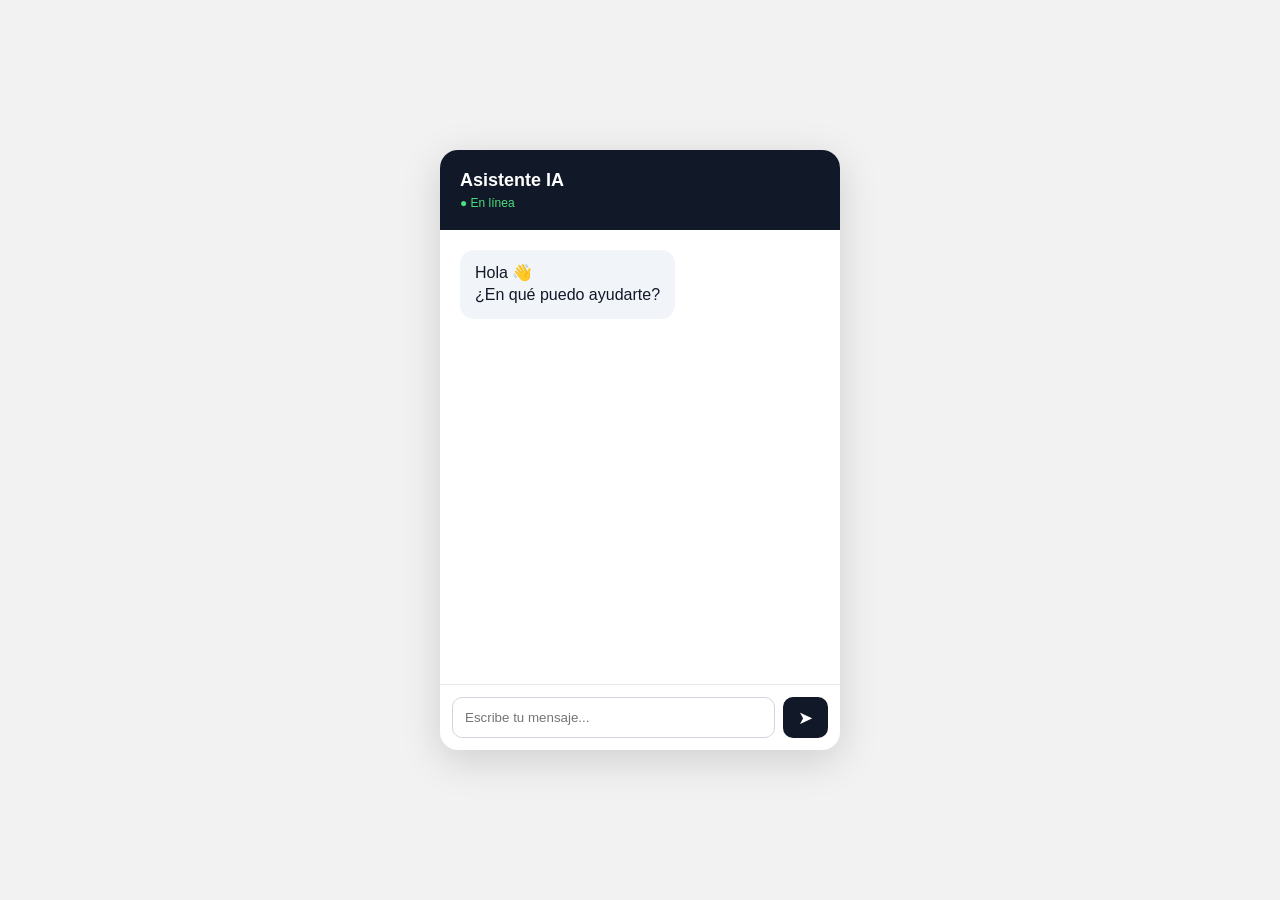
<file: frontend/index.html>
<!DOCTYPE html>
<html lang="es">

<head>

    <meta charset="UTF-8">

    <meta
        name="viewport"
        content="width=device-width, initial-scale=1.0"
    >

    <title>Asistente IA</title>

    <link
        rel="stylesheet"
        href="style.css"
    >

</head>

<body>

    <div class="chat-container">

        <div class="chat-header">

            <div>
                <strong>Asistente IA</strong>

                <span>
                    ● En línea
                </span>
            </div>

        </div>


        <div
            id="messages"
            class="messages"
        >

            <div class="message assistant">

                Hola 👋

                <br>

                ¿En qué puedo ayudarte?

            </div>

        </div>


        <div class="chat-input">

            <input
                id="messageInput"
                type="text"
                placeholder="Escribe tu mensaje..."
                autocomplete="off"
            >

            <button
                id="sendButton"
            >
                ➤
            </button>

        </div>

    </div>


    <script src="app.js"></script>

</body>

</html>
</file>
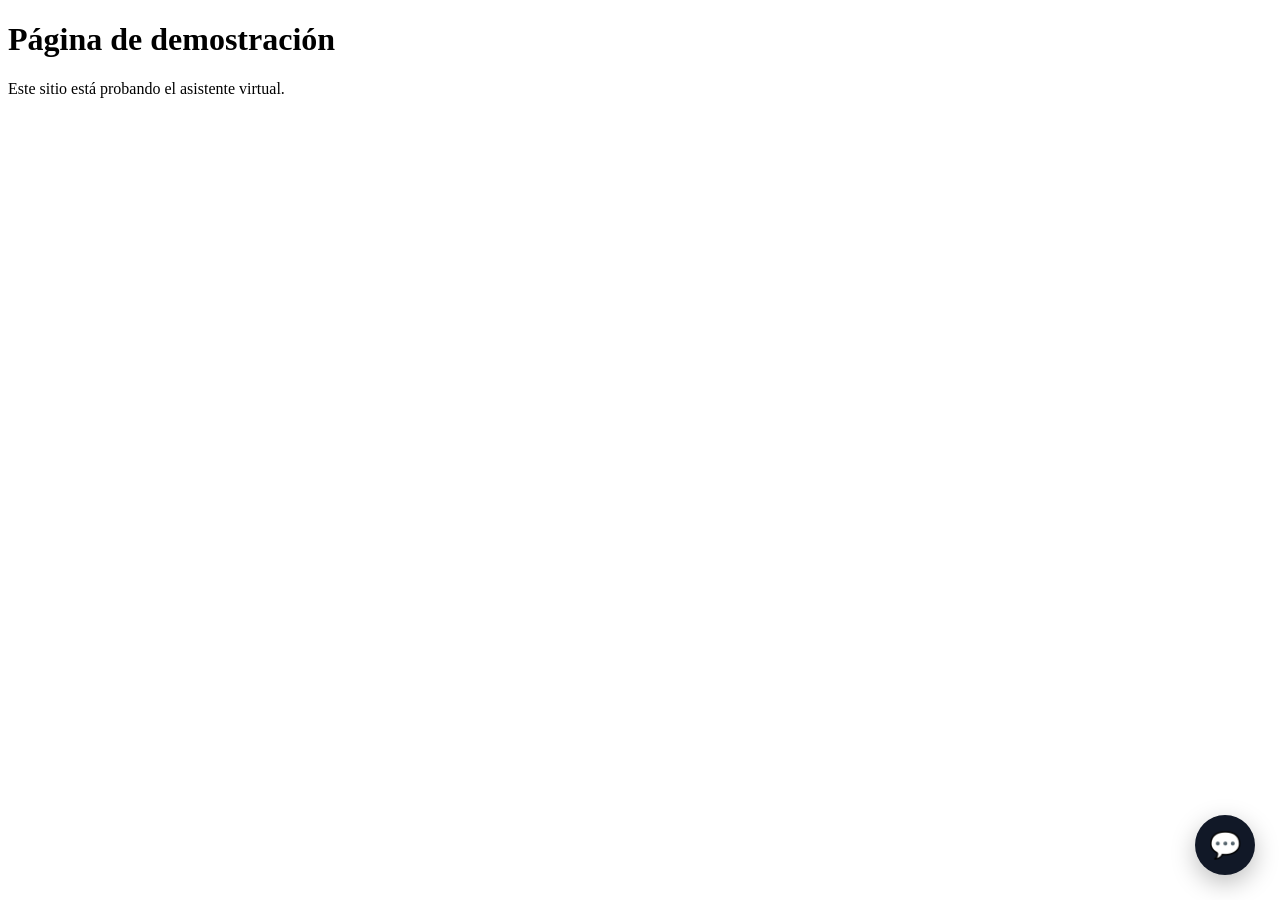
<file: widget/index.html>
<!DOCTYPE html>
<html lang="es">

<head>

    <meta charset="UTF-8">

    <meta
        name="viewport"
        content="width=device-width, initial-scale=1.0"
    >

    <title>Demo AI Business Assistant</title>

</head>

<body>

    <h1>
        Página de demostración
    </h1>

    <p>
        Este sitio está probando el asistente virtual.
    </p>


    <script
        src="widget.js"
        data-api-key="zb_live_sD-e35-LtQ8fayR4dKgxxVE73uMFRZpJNZE8G-A2zVM"
        data-api-url="http://127.0.0.1:8000"
        data-bot-name="Asistente Zelekpress"
        data-color="#111827"
    ></script>

</body>

</html>
</file>
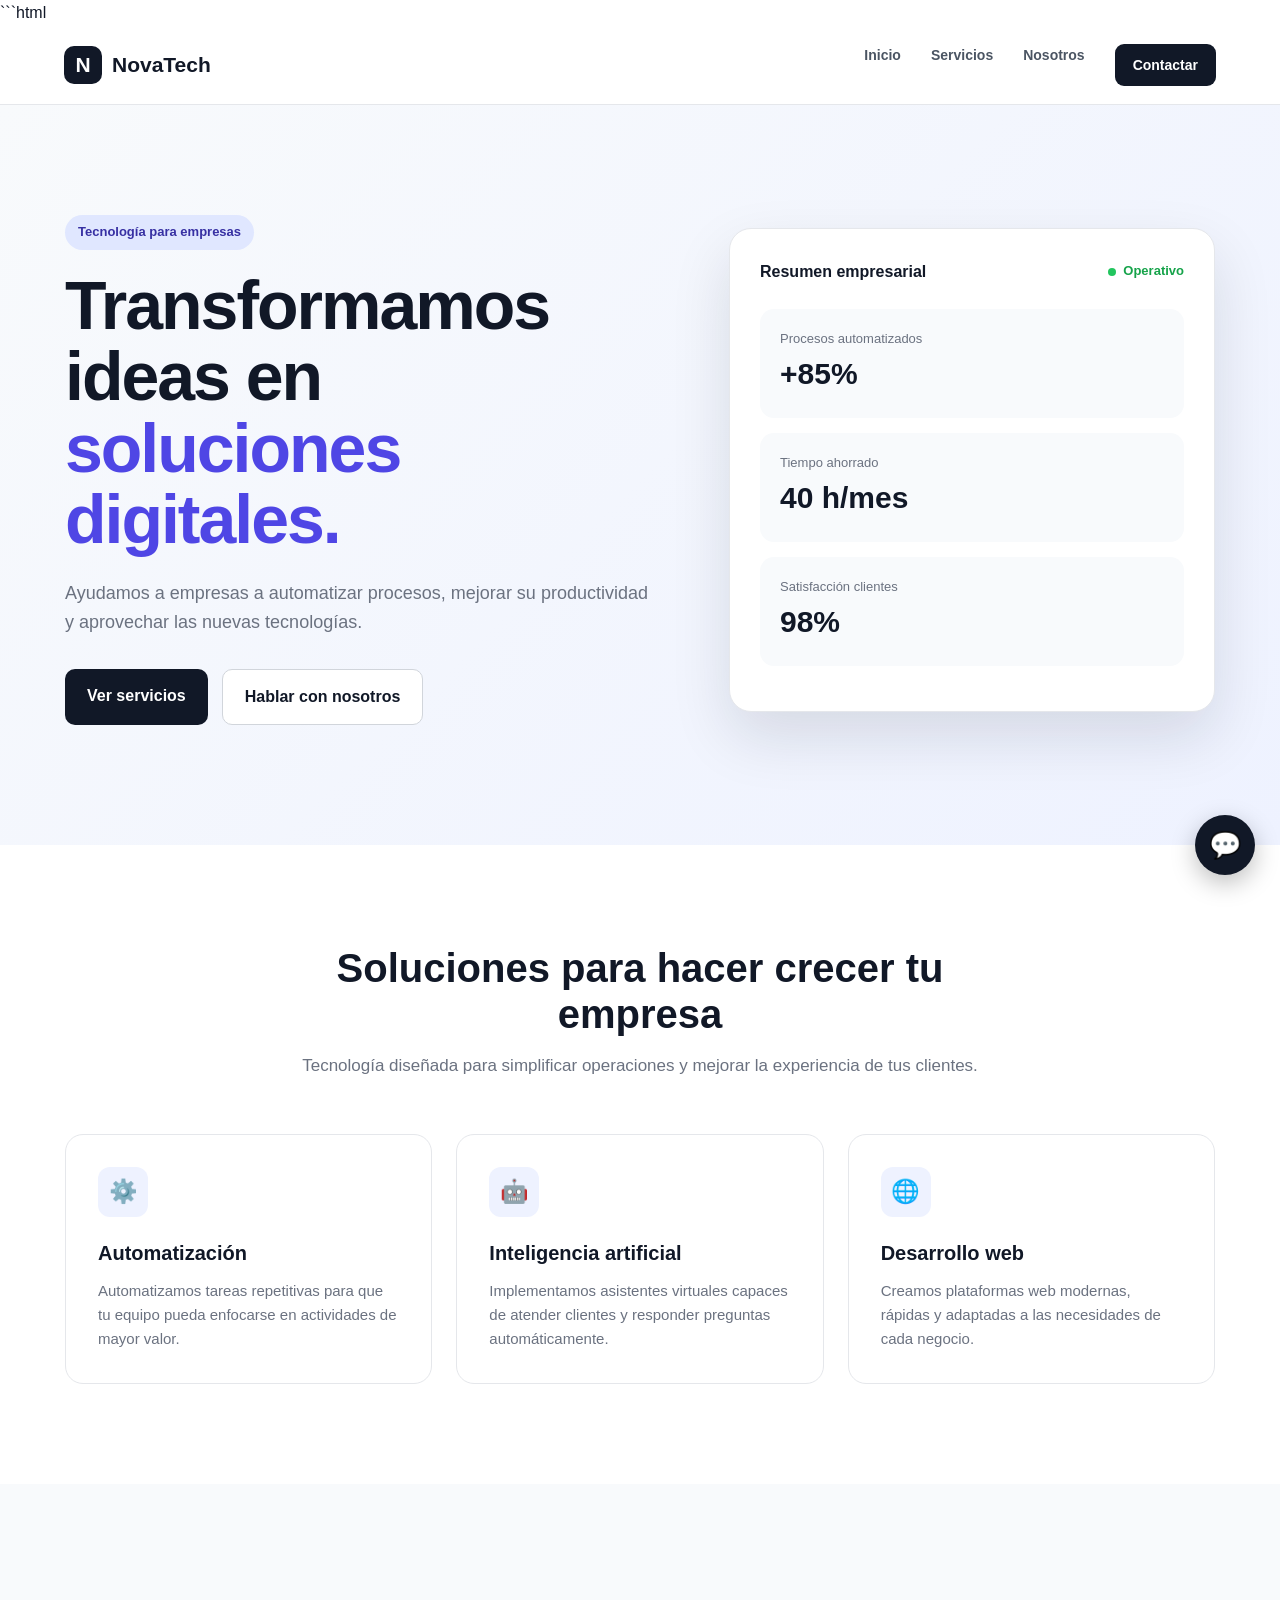
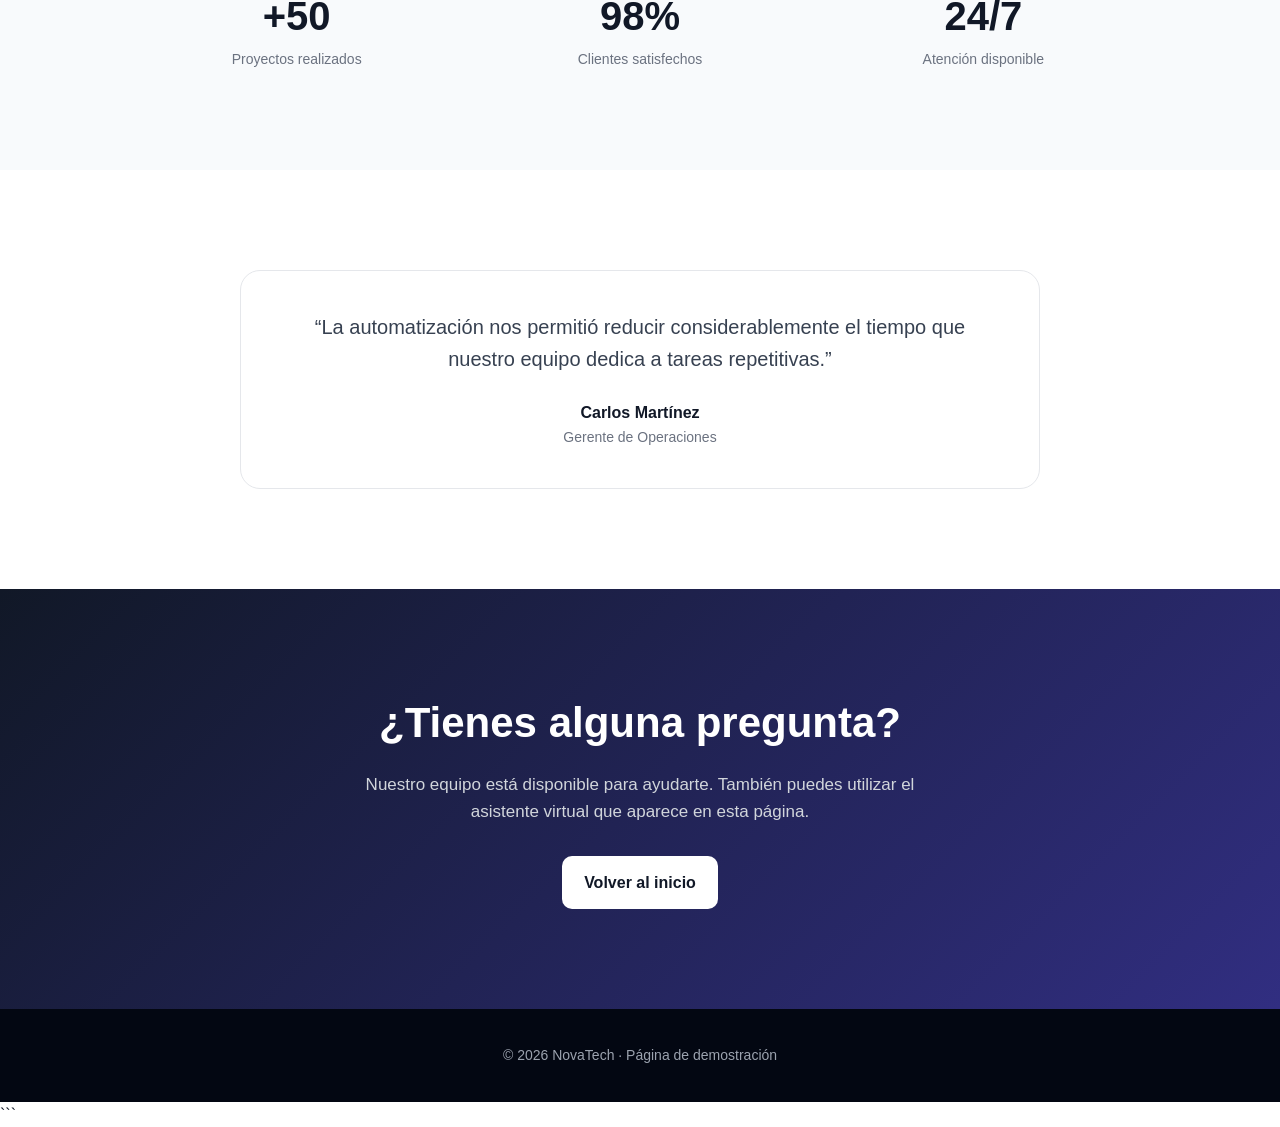
<file: widget/widget-test/index.html>
```html
<!DOCTYPE html>
<html lang="es">

<head>

    <meta charset="UTF-8">

    <meta
        name="viewport"
        content="width=device-width, initial-scale=1.0"
    >

    <meta
        name="description"
        content="Página demo para probar AI Business Assistant"
    >

    <title>NovaTech | Soluciones Digitales</title>

    <link
        rel="stylesheet"
        href="../style.css"
    >

    <style>

        * {
            box-sizing: border-box;
            margin: 0;
            padding: 0;
        }

        html {
            scroll-behavior: smooth;
        }

        body {
            font-family:
                Inter,
                Arial,
                Helvetica,
                sans-serif;

            color: #111827;
            background: #ffffff;
            line-height: 1.6;
        }


        /* =========================================
           HEADER
        ========================================= */

        header {
            position: sticky;
            top: 0;
            z-index: 100;

            background: rgba(255,255,255,.95);

            backdrop-filter: blur(12px);

            border-bottom:
                1px solid #e5e7eb;
        }


        .navbar {

            max-width: 1200px;

            margin: auto;

            padding:
                18px 24px;

            display: flex;

            align-items: center;

            justify-content: space-between;
        }


        .logo {

            display: flex;

            align-items: center;

            gap: 10px;

            font-size: 21px;

            font-weight: 800;

            color: #111827;
        }


        .logo-icon {

            width: 38px;
            height: 38px;

            display: flex;

            align-items: center;

            justify-content: center;

            border-radius: 10px;

            background: #111827;

            color: white;

            font-weight: 800;
        }


        nav {

            display: flex;

            gap: 30px;
        }


        nav a {

            text-decoration: none;

            color: #4b5563;

            font-size: 14px;

            font-weight: 600;

            transition: .2s;
        }


        nav a:hover {
            color: #111827;
        }


        .nav-button {

            padding:
                10px 18px;

            border-radius: 9px;

            background: #111827;

            color: white !important;
        }


        /* =========================================
           HERO
        ========================================= */

        .hero {

            position: relative;

            overflow: hidden;

            padding:
                110px 24px
                120px;

            background:
                linear-gradient(
                    135deg,
                    #f8fafc,
                    #eef2ff
                );
        }


        .hero-container {

            max-width: 1150px;

            margin: auto;

            display: grid;

            grid-template-columns:
                1.1fr
                .9fr;

            gap: 70px;

            align-items: center;
        }


        .badge {

            display: inline-block;

            padding:
                7px 13px;

            margin-bottom: 20px;

            border-radius: 999px;

            background: #e0e7ff;

            color: #3730a3;

            font-size: 13px;

            font-weight: 700;
        }


        .hero h1 {

            font-size:
                clamp(
                    42px,
                    6vw,
                    68px
                );

            line-height: 1.05;

            letter-spacing: -2px;

            margin-bottom: 24px;
        }


        .hero h1 span {
            color: #4f46e5;
        }


        .hero p {

            max-width: 600px;

            color: #6b7280;

            font-size: 18px;

            margin-bottom: 32px;
        }


        .hero-buttons {

            display: flex;

            gap: 14px;

            flex-wrap: wrap;
        }


        .button {

            display: inline-block;

            padding:
                14px 22px;

            border-radius: 10px;

            text-decoration: none;

            font-weight: 700;

            transition: .2s;
        }


        .button-primary {

            background: #111827;

            color: white;
        }


        .button-primary:hover {

            transform:
                translateY(-2px);

            box-shadow:
                0 10px 25px
                rgba(0,0,0,.15);
        }


        .button-secondary {

            border:
                1px solid #d1d5db;

            background: white;

            color: #111827;
        }


        /* =========================================
           HERO CARD
        ========================================= */

        .hero-card {

            padding: 30px;

            border-radius: 22px;

            background: white;

            border:
                1px solid #e5e7eb;

            box-shadow:
                0 25px 60px
                rgba(15,23,42,.12);
        }


        .hero-card-header {

            display: flex;

            align-items: center;

            justify-content: space-between;

            margin-bottom: 25px;
        }


        .status {

            display: flex;

            align-items: center;

            gap: 7px;

            color: #16a34a;

            font-size: 13px;

            font-weight: 700;
        }


        .status-dot {

            width: 8px;
            height: 8px;

            border-radius: 50%;

            background: #22c55e;
        }


        .metric {

            padding: 20px;

            margin-bottom: 15px;

            border-radius: 14px;

            background: #f8fafc;
        }


        .metric-label {

            color: #6b7280;

            font-size: 13px;
        }


        .metric-value {

            font-size: 30px;

            font-weight: 800;
        }


        /* =========================================
           SERVICES
        ========================================= */

        .section {

            padding:
                100px 24px;
        }


        .section-light {
            background: #ffffff;
        }


        .section-gray {
            background: #f8fafc;
        }


        .section-header {

            max-width: 700px;

            margin:
                0 auto 55px;

            text-align: center;
        }


        .section-header h2 {

            font-size: 40px;

            line-height: 1.15;

            margin-bottom: 15px;
        }


        .section-header p {

            color: #6b7280;

            font-size: 17px;
        }


        .cards {

            max-width: 1150px;

            margin: auto;

            display: grid;

            grid-template-columns:
                repeat(
                    3,
                    1fr
                );

            gap: 24px;
        }


        .card {

            padding: 32px;

            border:
                1px solid #e5e7eb;

            border-radius: 18px;

            background: white;

            transition: .25s;
        }


        .card:hover {

            transform:
                translateY(-5px);

            box-shadow:
                0 15px 35px
                rgba(0,0,0,.08);
        }


        .card-icon {

            width: 50px;
            height: 50px;

            display: flex;

            align-items: center;

            justify-content: center;

            margin-bottom: 20px;

            border-radius: 12px;

            background: #eef2ff;

            font-size: 23px;
        }


        .card h3 {

            font-size: 20px;

            margin-bottom: 10px;
        }


        .card p {

            color: #6b7280;

            font-size: 15px;
        }


        /* =========================================
           STATS
        ========================================= */

        .stats {

            max-width: 1000px;

            margin: auto;

            display: grid;

            grid-template-columns:
                repeat(3, 1fr);

            text-align: center;

            gap: 30px;
        }


        .stat strong {

            display: block;

            font-size: 40px;

            font-weight: 800;
        }


        .stat span {

            color: #6b7280;

            font-size: 14px;
        }


        /* =========================================
           TESTIMONIOS
        ========================================= */

        .testimonial {

            max-width: 800px;

            margin: auto;

            padding: 40px;

            background: white;

            border:
                1px solid #e5e7eb;

            border-radius: 20px;

            text-align: center;
        }


        .testimonial p {

            font-size: 20px;

            color: #374151;

            margin-bottom: 25px;
        }


        .testimonial strong {

            display: block;
        }


        .testimonial span {

            color: #6b7280;

            font-size: 14px;
        }


        /* =========================================
           CTA
        ========================================= */

        .cta {

            padding:
                100px 24px;

            background:
                linear-gradient(
                    135deg,
                    #111827,
                    #312e81
                );

            color: white;

            text-align: center;
        }


        .cta h2 {

            font-size: 42px;

            margin-bottom: 15px;
        }


        .cta p {

            max-width: 600px;

            margin:
                0 auto 30px;

            color: #d1d5db;

            font-size: 17px;
        }


        .cta .button {

            background: white;

            color: #111827;
        }


        /* =========================================
           FOOTER
        ========================================= */

        footer {

            padding:
                35px 24px;

            background: #030712;

            color: #9ca3af;

            text-align: center;

            font-size: 14px;
        }


        /* =========================================
           RESPONSIVE
        ========================================= */

        @media (max-width: 850px) {

            nav {
                display: none;
            }


            .hero-container {

                grid-template-columns: 1fr;

                gap: 45px;
            }


            .hero {

                padding-top: 80px;
            }


            .cards {

                grid-template-columns: 1fr;
            }


            .stats {

                grid-template-columns: 1fr;
            }


            .section-header h2 {

                font-size: 32px;
            }


            .cta h2 {

                font-size: 34px;
            }

        }

    </style>

</head>


<body>


<!-- =========================================
     HEADER
========================================= -->

<header>

    <div class="navbar">

        <div class="logo">

            <div class="logo-icon">
                N
            </div>

            NovaTech

        </div>


        <nav>

            <a href="#inicio">
                Inicio
            </a>

            <a href="#servicios">
                Servicios
            </a>

            <a href="#nosotros">
                Nosotros
            </a>

            <a href="#contacto"
               class="nav-button">
                Contactar
            </a>

        </nav>

    </div>

</header>


<!-- =========================================
     HERO
========================================= -->

<section
    class="hero"
    id="inicio"
>

    <div class="hero-container">


        <div>

            <span class="badge">
                Tecnología para empresas
            </span>


            <h1>

                Transformamos ideas
                en <span>soluciones digitales.</span>

            </h1>


            <p>

                Ayudamos a empresas a automatizar
                procesos, mejorar su productividad
                y aprovechar las nuevas tecnologías.

            </p>


            <div class="hero-buttons">

                <a
                    href="#servicios"
                    class="button button-primary"
                >
                    Ver servicios
                </a>


                <a
                    href="#contacto"
                    class="button button-secondary"
                >
                    Hablar con nosotros
                </a>

            </div>

        </div>


        <div class="hero-card">

            <div class="hero-card-header">

                <strong>
                    Resumen empresarial
                </strong>

                <div class="status">

                    <span class="status-dot"></span>

                    Operativo

                </div>

            </div>


            <div class="metric">

                <div class="metric-label">
                    Procesos automatizados
                </div>

                <div class="metric-value">
                    +85%
                </div>

            </div>


            <div class="metric">

                <div class="metric-label">
                    Tiempo ahorrado
                </div>

                <div class="metric-value">
                    40 h/mes
                </div>

            </div>


            <div class="metric">

                <div class="metric-label">
                    Satisfacción clientes
                </div>

                <div class="metric-value">
                    98%
                </div>

            </div>

        </div>

    </div>

</section>


<!-- =========================================
     SERVICIOS
========================================= -->

<section
    class="section section-light"
    id="servicios"
>

    <div class="section-header">

        <h2>
            Soluciones para hacer crecer tu empresa
        </h2>

        <p>
            Tecnología diseñada para simplificar
            operaciones y mejorar la experiencia
            de tus clientes.
        </p>

    </div>


    <div class="cards">


        <div class="card">

            <div class="card-icon">
                ⚙️
            </div>

            <h3>
                Automatización
            </h3>

            <p>
                Automatizamos tareas repetitivas
                para que tu equipo pueda enfocarse
                en actividades de mayor valor.
            </p>

        </div>


        <div class="card">

            <div class="card-icon">
                🤖
            </div>

            <h3>
                Inteligencia artificial
            </h3>

            <p>
                Implementamos asistentes virtuales
                capaces de atender clientes y
                responder preguntas automáticamente.
            </p>

        </div>


        <div class="card">

            <div class="card-icon">
                🌐
            </div>

            <h3>
                Desarrollo web
            </h3>

            <p>
                Creamos plataformas web modernas,
                rápidas y adaptadas a las necesidades
                de cada negocio.
            </p>

        </div>


    </div>

</section>


<!-- =========================================
     ESTADÍSTICAS
========================================= -->

<section
    class="section section-gray"
    id="nosotros"
>

    <div class="stats">


        <div class="stat">

            <strong>
                +50
            </strong>

            <span>
                Proyectos realizados
            </span>

        </div>


        <div class="stat">

            <strong>
                98%
            </strong>

            <span>
                Clientes satisfechos
            </span>

        </div>


        <div class="stat">

            <strong>
                24/7
            </strong>

            <span>
                Atención disponible
            </span>

        </div>


    </div>

</section>


<!-- =========================================
     TESTIMONIO
========================================= -->

<section class="section section-light">

    <div class="testimonial">

        <p>
            “La automatización nos permitió reducir
            considerablemente el tiempo que nuestro
            equipo dedica a tareas repetitivas.”
        </p>


        <strong>
            Carlos Martínez
        </strong>


        <span>
            Gerente de Operaciones
        </span>

    </div>

</section>


<!-- =========================================
     CTA
========================================= -->

<section
    class="cta"
    id="contacto"
>

    <h2>
        ¿Tienes alguna pregunta?
    </h2>


    <p>
        Nuestro equipo está disponible para
        ayudarte. También puedes utilizar el
        asistente virtual que aparece en esta página.
    </p>


    <a
        href="#inicio"
        class="button"
    >
        Volver al inicio
    </a>

</section>


<!-- =========================================
     FOOTER
========================================= -->

<footer>

    © 2026 NovaTech · Página de demostración

</footer>


<!-- =========================================
     AI BUSINESS ASSISTANT
========================================= -->

<div id="ai-business-assistant"></div>


<script
    src="../widget.js"
    data-api-key="zb_live_sD-e35-LtQ8fayR4dKgxxVE73uMFRZpJNZE8G-A2zVM"
    data-api-url="http://127.0.0.1:8000"
    data-bot-name="Asistente NovaTech"
    data-color="#111827"
></script>


</body>

</html>
```
</file>
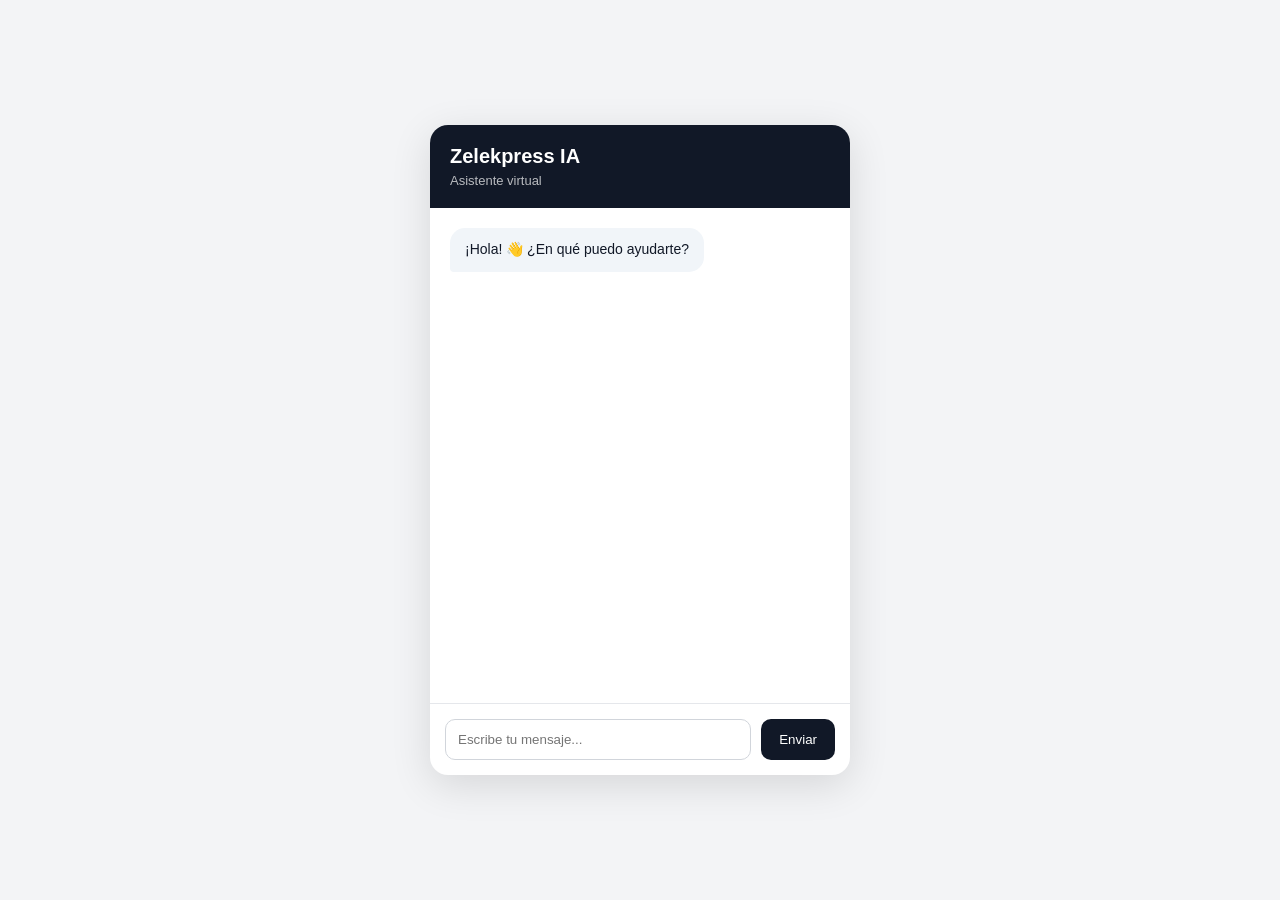
<file: frontend/chat.html>
<!DOCTYPE html>
<html lang="es">

<head>

    <meta charset="UTF-8">

    <meta
        name="viewport"
        content="width=device-width, initial-scale=1.0"
    >

    <title>Asistente IA</title>

    <style>

        * {
            box-sizing: border-box;
        }

        body {
            margin: 0;
            font-family: Arial, sans-serif;
            background: #f3f4f6;
            display: flex;
            justify-content: center;
            align-items: center;
            min-height: 100vh;
        }

        .chat-container {
            width: 420px;
            max-width: 95%;
            height: 650px;
            background: white;
            border-radius: 18px;
            box-shadow: 0 10px 40px rgba(0,0,0,.12);
            display: flex;
            flex-direction: column;
            overflow: hidden;
        }

        .chat-header {
            background: #111827;
            color: white;
            padding: 20px;
        }

        .chat-header h2 {
            margin: 0;
            font-size: 20px;
        }

        .chat-header p {
            margin: 5px 0 0;
            font-size: 13px;
            opacity: .7;
        }

        .messages {
            flex: 1;
            padding: 20px;
            overflow-y: auto;
        }

        .message {
            margin-bottom: 14px;
            display: flex;
        }

        .message.user {
            justify-content: flex-end;
        }

        .message.assistant {
            justify-content: flex-start;
        }

        .bubble {
            max-width: 80%;
            padding: 12px 15px;
            border-radius: 15px;
            line-height: 1.4;
            font-size: 14px;
        }

        .user .bubble {
            background: #111827;
            color: white;
            border-bottom-right-radius: 4px;
        }

        .assistant .bubble {
            background: #f1f5f9;
            color: #111827;
            border-bottom-left-radius: 4px;
        }

        .chat-input {
            display: flex;
            padding: 15px;
            border-top: 1px solid #e5e7eb;
            gap: 10px;
        }

        .chat-input input {
            flex: 1;
            border: 1px solid #d1d5db;
            border-radius: 10px;
            padding: 12px;
            outline: none;
        }

        .chat-input button {
            border: none;
            background: #111827;
            color: white;
            padding: 0 18px;
            border-radius: 10px;
            cursor: pointer;
        }

        .chat-input button:disabled {
            opacity: .5;
            cursor: not-allowed;
        }

        .typing {
            font-size: 13px;
            color: #6b7280;
            padding: 5px 0;
        }

    </style>

</head>

<body>

    <div class="chat-container">

        <div class="chat-header">

            <h2>Zelekpress IA</h2>

            <p>
                Asistente virtual
            </p>

        </div>


        <div
            id="messages"
            class="messages"
        >

            <div class="message assistant">

                <div class="bubble">

                    ¡Hola! 👋
                    ¿En qué puedo ayudarte?

                </div>

            </div>

        </div>


        <div class="chat-input">

            <input
                id="messageInput"
                type="text"
                placeholder="Escribe tu mensaje..."
                autocomplete="off"
            >

            <button id="sendButton">
                Enviar
            </button>

        </div>

    </div>


    <script>

        const API_URL =
            "http://127.0.0.1:8000";

        const COMPANY_ID = 1;


        const messages =
            document.getElementById(
                "messages"
            );

        const messageInput =
            document.getElementById(
                "messageInput"
            );

        const sendButton =
            document.getElementById(
                "sendButton"
            );


        let conversationId = null;


        function addMessage(
            text,
            type
        ) {

            const message =
                document.createElement(
                    "div"
                );

            message.className =
                `message ${type}`;


            const bubble =
                document.createElement(
                    "div"
                );

            bubble.className =
                "bubble";

            bubble.textContent =
                text;


            message.appendChild(
                bubble
            );


            messages.appendChild(
                message
            );


            messages.scrollTop =
                messages.scrollHeight;

        }


        async function sendMessage() {

            const text =
                messageInput.value.trim();


            if (!text) {
                return;
            }


            addMessage(
                text,
                "user"
            );


            messageInput.value = "";


            sendButton.disabled =
                true;


            const typing =
                document.createElement(
                    "div"
                );

            typing.className =
                "typing";

            typing.textContent =
                "La IA está escribiendo...";


            messages.appendChild(
                typing
            );


            messages.scrollTop =
                messages.scrollHeight;


            try {

                const response =
                    await fetch(
                        `${API_URL}/chat`,
                        {
                            method: "POST",

                            headers: {
                                "Content-Type":
                                    "application/json"
                            },

                            body:
                                JSON.stringify({

                                    company_id:
                                        COMPANY_ID,

                                    message:
                                        text,

                                    conversation_id:
                                        conversationId

                                })
                        }
                    );


                const data =
                    await response.json();


                typing.remove();


                if (!response.ok) {

                    throw new Error(
                        data.detail ||
                        data.error ||
                        "Error en la IA"
                    );

                }


                conversationId =
                    data.conversation_id;


                addMessage(
                    data.response,
                    "assistant"
                );


            } catch (error) {

                typing.remove();


                console.error(
                    error
                );


                addMessage(
                    "Lo siento, ocurrió un error al procesar tu mensaje.",
                    "assistant"
                );

            } finally {

                sendButton.disabled =
                    false;

                messageInput.focus();

            }

        }


        sendButton.addEventListener(
            "click",
            sendMessage
        );


        messageInput.addEventListener(
            "keydown",
            event => {

                if (
                    event.key === "Enter"
                ) {

                    sendMessage();

                }

            }
        );

    </script>

</body>

</html>
</file>
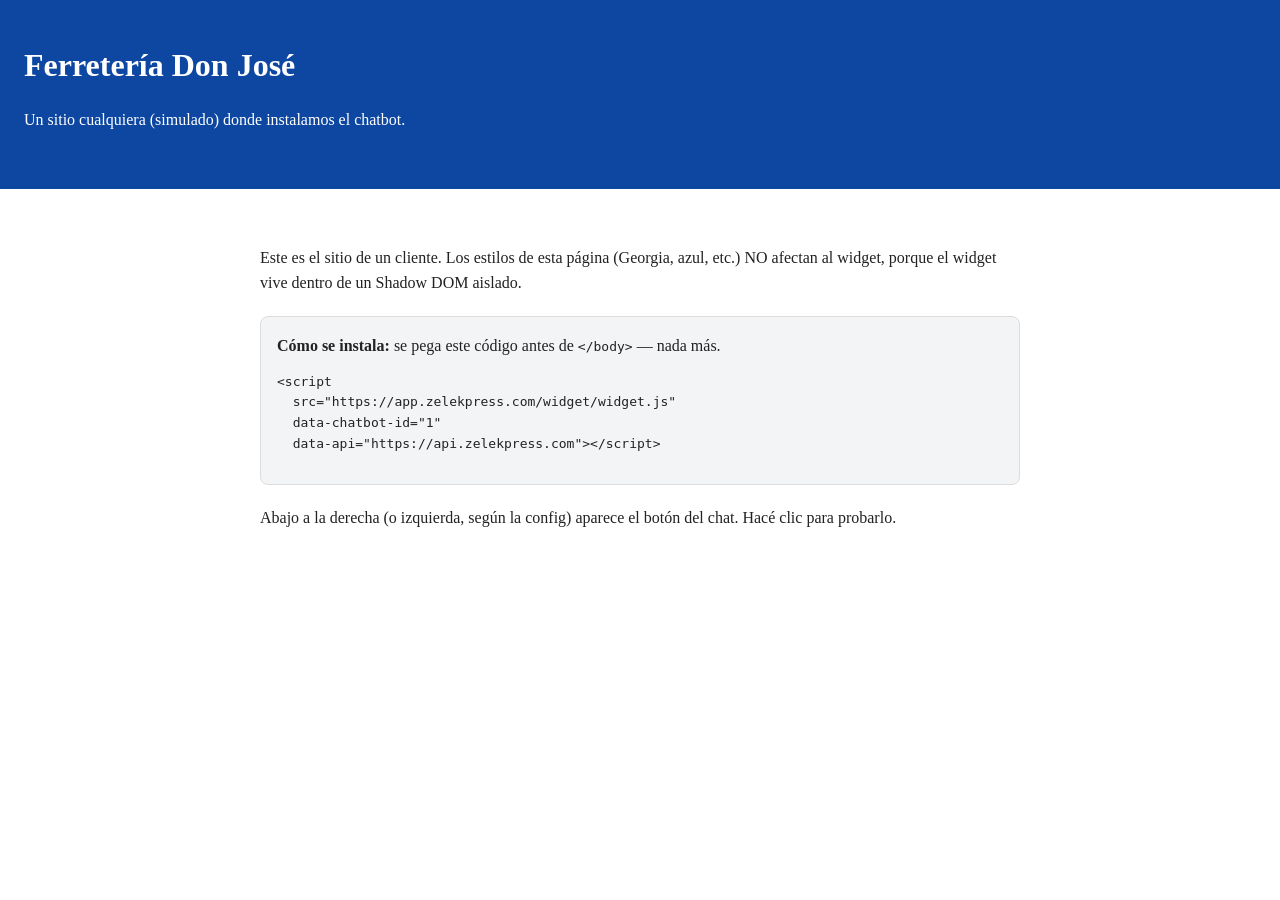
<file: zelekpress-chatbot/widget/demo.html>
<!DOCTYPE html>
<html lang="es">
<head>
<meta charset="UTF-8">
<meta name="viewport" content="width=device-width, initial-scale=1">
<title>Sitio de prueba — Zelekpress Widget</title>
<style>
  body{font-family:Georgia,serif;margin:0;color:#222;line-height:1.6;}
  header{background:#0d47a1;color:#fff;padding:40px 24px;}
  main{max-width:760px;margin:0 auto;padding:40px 24px;}
  h1{margin:0;}
  .box{background:#f3f4f6;border:1px solid #ddd;border-radius:8px;padding:16px;margin:20px 0;}
</style>
</head>
<body>
  <header>
    <h1>Ferretería Don José</h1>
    <p>Un sitio cualquiera (simulado) donde instalamos el chatbot.</p>
  </header>
  <main>
    <p>Este es el sitio de un cliente. Los estilos de esta página (Georgia,
    azul, etc.) NO afectan al widget, porque el widget vive dentro de un
    Shadow DOM aislado.</p>

    <div class="box">
      <strong>Cómo se instala:</strong> se pega este código antes de
      <code>&lt;/body&gt;</code> — nada más.
      <pre>&lt;script
  src="https://app.zelekpress.com/widget/widget.js"
  data-chatbot-id="1"
  data-api="https://api.zelekpress.com"&gt;&lt;/script&gt;</pre>
    </div>

    <p>Abajo a la derecha (o izquierda, según la config) aparece el botón
    del chat. Hacé clic para probarlo.</p>
  </main>

  <!-- ================= WIDGET =================
       Para probar en local, apuntá data-api a tu backend (ej:
       http://localhost:8000) y data-chatbot-id al id de tu chatbot. -->
  <script
    src="http://localhost:8000/widget/widget.js"
    data-chatbot-id="1"
    data-api="http://localhost:8000"></script>
</body>
</html>
</file>
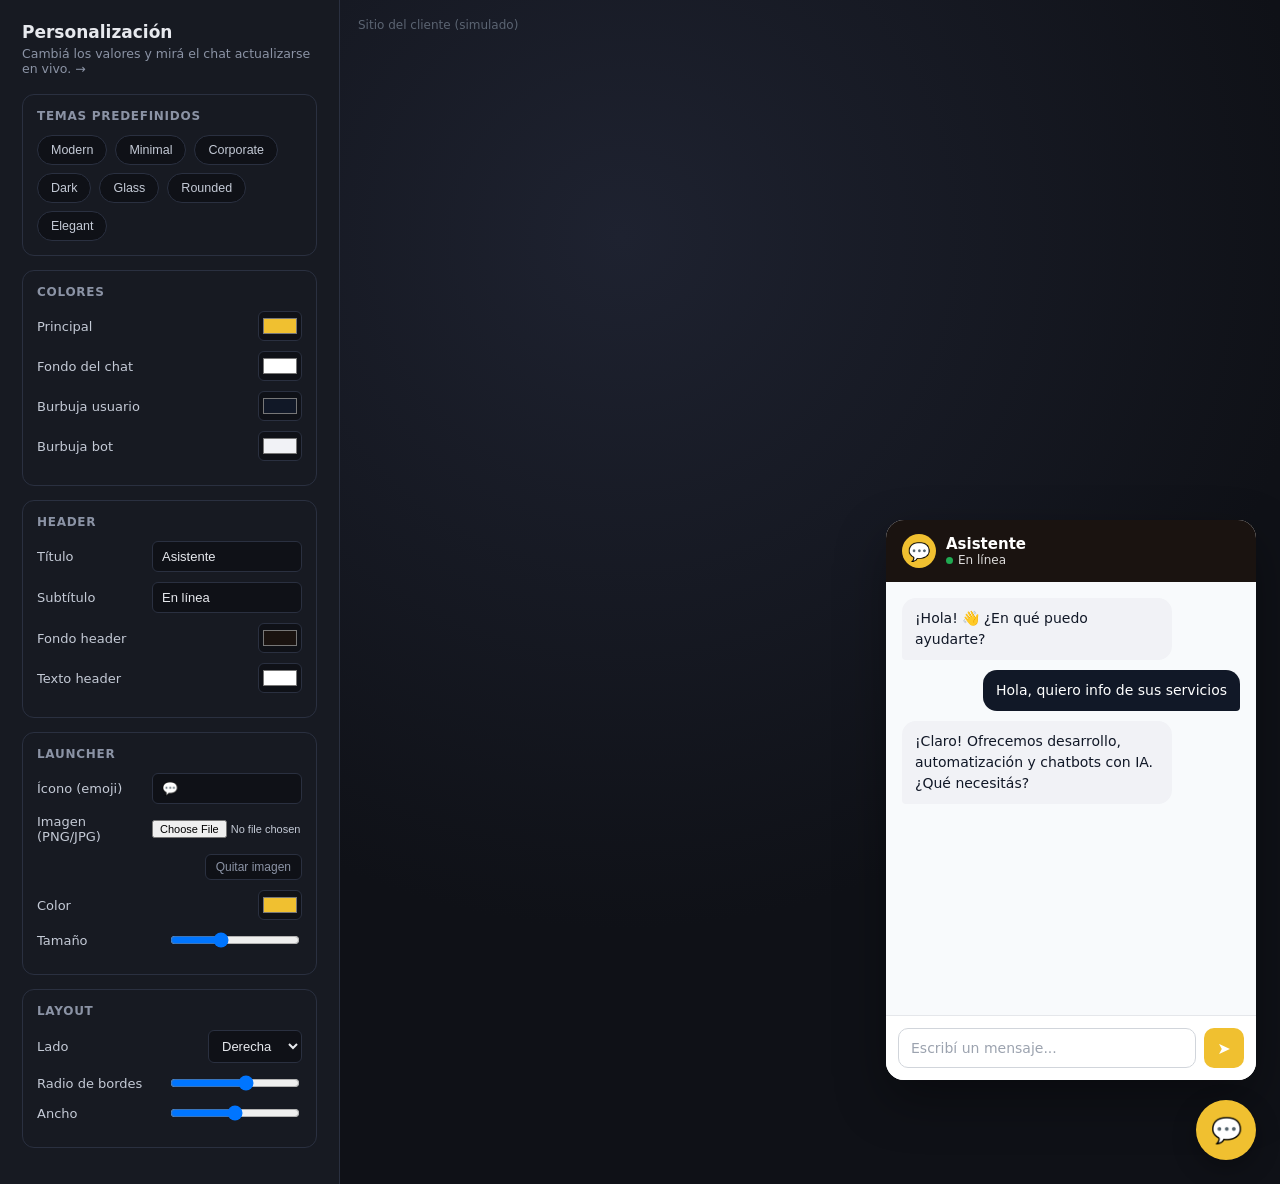
<file: zelekpress-chatbot/widget/preview.html>
<!DOCTYPE html>
<html lang="es">
<head>
<meta charset="UTF-8">
<meta name="viewport" content="width=device-width, initial-scale=1">
<title>Preview del chatbot — Zelekpress</title>
<style>
  :root{ --gap:16px; }
  *{box-sizing:border-box;}
  body{margin:0;font-family:Inter,system-ui,Arial,sans-serif;background:#0f1117;color:#e7e9ee;}
  .wrap{display:grid;grid-template-columns:340px 1fr;min-height:100vh;}
  /* Panel de controles */
  .controls{background:#171a22;border-right:1px solid #2a3040;padding:22px;overflow-y:auto;}
  .controls h1{font-size:17px;margin:0 0 4px;}
  .controls .sub{color:#8b93a5;font-size:12.5px;margin:0 0 18px;}
  .group{border:1px solid #2a3040;border-radius:12px;padding:14px;margin-bottom:14px;}
  .group h3{margin:0 0 12px;font-size:12px;text-transform:uppercase;letter-spacing:.06em;color:#8b93a5;}
  .row{display:flex;align-items:center;justify-content:space-between;gap:10px;margin-bottom:10px;}
  .row label{font-size:13px;color:#c4cad6;}
  .row input[type=color]{width:44px;height:30px;border:1px solid #2a3040;border-radius:6px;background:#0f1117;padding:2px;cursor:pointer;}
  .row input[type=range]{width:130px;}
  .row input[type=text]{width:150px;background:#0f1117;border:1px solid #2a3040;border-radius:6px;color:#e7e9ee;padding:7px 9px;font-size:13px;}
  .row select{background:#0f1117;border:1px solid #2a3040;border-radius:6px;color:#e7e9ee;padding:7px 9px;font-size:13px;}
  .presets{display:flex;flex-wrap:wrap;gap:8px;}
  .presets button{background:#0f1117;border:1px solid #2a3040;color:#c4cad6;border-radius:100px;padding:7px 13px;font-size:12.5px;cursor:pointer;}
  .presets button:hover{border-color:#F0C030;color:#F0C030;}
  /* Escenario (sitio simulado) */
  .stage{position:relative;background:
        radial-gradient(circle at 30% 20%, #1e2230, #0f1117 60%);
        overflow:hidden;}
  .stage-note{position:absolute;top:18px;left:18px;color:#5b6472;font-size:12px;}
</style>
</head>
<body>
<div class="wrap">
  <aside class="controls">
    <h1>Personalización</h1>
    <p class="sub">Cambiá los valores y mirá el chat actualizarse en vivo. →</p>

    <div class="group">
      <h3>Temas predefinidos</h3>
      <div class="presets" id="presets"></div>
    </div>

    <div class="group">
      <h3>Colores</h3>
      <div class="row"><label>Principal</label><input type="color" data-token="colors.primary"></div>
      <div class="row"><label>Fondo del chat</label><input type="color" data-token="colors.background"></div>
      <div class="row"><label>Burbuja usuario</label><input type="color" data-token="colors.user_bubble"></div>
      <div class="row"><label>Burbuja bot</label><input type="color" data-token="colors.bot_bubble"></div>
    </div>

    <div class="group">
      <h3>Header</h3>
      <div class="row"><label>Título</label><input type="text" data-token="header.title"></div>
      <div class="row"><label>Subtítulo</label><input type="text" data-token="header.subtitle"></div>
      <div class="row"><label>Fondo header</label><input type="color" data-token="header.bg_color"></div>
      <div class="row"><label>Texto header</label><input type="color" data-token="header.text_color"></div>
    </div>

    <div class="group">
      <h3>Launcher</h3>
      <div class="row"><label>Ícono (emoji)</label><input type="text" data-token="launcher.icon" maxlength="4"></div>
      <div class="row"><label>Imagen (PNG/JPG)</label><input type="file" id="launcherImage" accept="image/png,image/jpeg,image/webp" style="width:150px;font-size:11px;color:#c4cad6;"></div>
      <div class="row"><label></label><button type="button" id="launcherImageClear" style="background:#0f1117;border:1px solid #2a3040;color:#8b93a5;border-radius:6px;padding:5px 10px;font-size:12px;cursor:pointer;">Quitar imagen</button></div>
      <div class="row"><label>Color</label><input type="color" data-token="launcher.color"></div>
      <div class="row"><label>Tamaño</label><input type="range" min="48" max="80" data-token="launcher.size" data-num="1"></div>
    </div>

    <div class="group">
      <h3>Layout</h3>
      <div class="row"><label>Lado</label>
        <select data-token="layout.side"><option value="right">Derecha</option><option value="left">Izquierda</option></select>
      </div>
      <div class="row"><label>Radio de bordes</label><input type="range" min="0" max="30" data-token="layout.radius" data-num="1"></div>
      <div class="row"><label>Ancho</label><input type="range" min="300" max="440" data-token="layout.width" data-num="1"></div>
    </div>
  </aside>

  <main class="stage" id="stage">
    <div class="stage-note">Sitio del cliente (simulado)</div>
    <!-- El widget se inyecta acá -->
  </main>
</div>

<script>
/* =====================================================================
   PREVIEW / MINI-WIDGET (vanilla JS)
   El mismo motor de render (renderWidget) es la base del widget real de
   la Fase 4: recibe un objeto de tokens y pinta el chat. Acá lo usamos
   para el preview en tiempo real.
   ===================================================================== */

// Apariencia por defecto (igual que backend DEFAULT_APPEARANCE).
const DEFAULT = {
  colors:{primary:"#F0C030",secondary:"#1a1310",background:"#ffffff",text:"#111827",
          user_bubble:"#111827",user_text:"#ffffff",bot_bubble:"#f1f2f6",bot_text:"#111827",links:"#2563eb"},
  layout:{mode:"floating",side:"right",width:370,height:560,radius:18,shadow:true},
  launcher:{icon:"💬",image:null,size:60,color:"#F0C030",text:"",position_bottom:24,position_side:24},
  header:{show_logo:true,title:"Asistente",subtitle:"En línea",bg_color:"#1a1310",text_color:"#ffffff"},
  messages:{font:"Inter, system-ui, Arial, sans-serif",size:14,spacing:10}
};

// Presets (mismos que backend PRESET_THEMES; solo overrides).
const PRESETS = {
  modern:{label:"Modern",tokens:{colors:{primary:"#6366f1",user_bubble:"#6366f1",bot_bubble:"#eef2ff"},header:{bg_color:"#0b1020"},launcher:{color:"#6366f1"},layout:{radius:18}}},
  minimal:{label:"Minimal",tokens:{colors:{primary:"#111827",user_bubble:"#111827",bot_bubble:"#f3f4f6"},header:{bg_color:"#ffffff",text_color:"#111827"},launcher:{color:"#111827"},layout:{radius:10}}},
  corporate:{label:"Corporate",tokens:{colors:{primary:"#0ea5e9",user_bubble:"#0ea5e9",bot_bubble:"#e0f2fe"},header:{bg_color:"#0c4a6e"},launcher:{color:"#0ea5e9"},layout:{radius:12}}},
  dark:{label:"Dark",tokens:{colors:{primary:"#F0C030",background:"#171a22",text:"#e7e9ee",bot_bubble:"#232733",bot_text:"#e7e9ee",user_bubble:"#F0C030",user_text:"#1a1310"},header:{bg_color:"#0f1117"},launcher:{color:"#F0C030"},layout:{radius:16}}},
  glass:{label:"Glass",tokens:{colors:{primary:"#8b5cf6",bot_bubble:"#f5f3ff",user_bubble:"#8b5cf6"},header:{bg_color:"#8b5cf6"},launcher:{color:"#8b5cf6"},layout:{radius:22}}},
  rounded:{label:"Rounded",tokens:{colors:{primary:"#10b981",user_bubble:"#10b981",bot_bubble:"#ecfdf5"},header:{bg_color:"#065f46"},launcher:{color:"#10b981",size:64},layout:{radius:28}}},
  elegant:{label:"Elegant",tokens:{colors:{primary:"#b91c1c",user_bubble:"#b91c1c",bot_bubble:"#faf5f0",background:"#fffdfb"},header:{bg_color:"#1c1917",text_color:"#f5f0e6"},launcher:{color:"#b91c1c"},layout:{radius:8}}}
};

function deepMerge(base, over){
  const out = structuredClone(base);
  for(const k in (over||{})){
    if(over[k] && typeof over[k]==="object" && !Array.isArray(over[k]) && typeof out[k]==="object")
      out[k]=deepMerge(out[k],over[k]);
    else out[k]=over[k];
  }
  return out;
}

// Estado actual = overrides. La apariencia final = DEFAULT + overrides.
let overrides = {};
function tokens(){ return deepMerge(DEFAULT, overrides); }

function setToken(path, value){
  const parts = path.split(".");
  let node = overrides;
  for(let i=0;i<parts.length-1;i++){ node[parts[i]] = node[parts[i]]||{}; node=node[parts[i]]; }
  node[parts[parts.length-1]] = value;
  render();
  syncControls();
}

/* ---------- Render del widget desde tokens ---------- */
function renderWidget(t){
  const stage = document.getElementById("stage");
  stage.querySelector(".aiba-preview")?.remove();

  const side = t.layout.side==="left" ? "left" : "right";
  const shadow = t.layout.shadow ? "0 20px 50px rgba(0,0,0,.35)" : "none";

  // Si hay imagen de launcher, se usa en el botón y en el logo del header.
  const img = t.launcher.image;
  const launcherInner = img
    ? `<img src="${img}" alt="" style="width:100%;height:100%;object-fit:cover;border-radius:50%;">`
    : (t.launcher.icon || "💬");
  const headerLogo = img
    ? `<img src="${img}" alt="" style="width:100%;height:100%;object-fit:cover;">`
    : `<span style="font-size:18px;">${t.launcher.icon||"🤖"}</span>`;

  const root = document.createElement("div");
  root.className = "aiba-preview";
  root.innerHTML = `
    <div style="position:absolute;bottom:${t.launcher.position_bottom+80}px;${side}:24px;
        width:${t.layout.width}px;max-width:calc(100% - 48px);height:${t.layout.height}px;max-height:calc(100% - 140px);
        background:${t.colors.background};border-radius:${t.layout.radius}px;box-shadow:${shadow};
        overflow:hidden;display:flex;flex-direction:column;font-family:${t.messages.font};color:${t.colors.text};">
      <div style="background:${t.header.bg_color};color:${t.header.text_color};padding:14px 16px;display:flex;align-items:center;gap:10px;">
        ${t.header.show_logo?`<div style="width:34px;height:34px;border-radius:50%;background:${t.colors.primary};display:flex;align-items:center;justify-content:center;overflow:hidden;">${headerLogo}</div>`:""}
        <div><div style="font-weight:700;font-size:15px;">${escapeHtml(t.header.title)}</div>
        <div style="font-size:12px;opacity:.85;display:flex;align-items:center;gap:5px;"><span style="width:7px;height:7px;border-radius:50%;background:#22c55e;display:inline-block;"></span>${escapeHtml(t.header.subtitle)}</div></div>
      </div>
      <div style="flex:1;padding:16px;overflow-y:auto;background:${shade(t.colors.background)};display:flex;flex-direction:column;gap:${t.messages.spacing}px;">
        ${bubble("bot", "¡Hola! 👋 ¿En qué puedo ayudarte?", t)}
        ${bubble("user", "Hola, quiero info de sus servicios", t)}
        ${bubble("bot", "¡Claro! Ofrecemos desarrollo, automatización y chatbots con IA. ¿Qué necesitás?", t)}
      </div>
      <div style="padding:12px;border-top:1px solid #e5e7eb;background:#fff;display:flex;gap:8px;">
        <div style="flex:1;height:40px;border:1px solid #d1d5db;border-radius:10px;display:flex;align-items:center;padding:0 12px;color:#9ca3af;font-size:14px;">Escribí un mensaje...</div>
        <div style="width:40px;height:40px;border-radius:10px;background:${t.colors.primary};display:flex;align-items:center;justify-content:center;color:#fff;">➤</div>
      </div>
    </div>
    <button style="position:absolute;bottom:${t.launcher.position_bottom}px;${side}:24px;
        width:${t.launcher.size}px;height:${t.launcher.size}px;border-radius:50%;border:none;cursor:pointer;
        background:${img?'transparent':t.launcher.color};color:#fff;font-size:${Math.round(t.launcher.size*0.42)}px;
        overflow:hidden;padding:0;display:flex;align-items:center;justify-content:center;
        box-shadow:0 8px 24px rgba(0,0,0,.3);">${launcherInner}</button>
  `;
  stage.appendChild(root);
}

function bubble(who, text, t){
  const isUser = who==="user";
  const bg = isUser ? t.colors.user_bubble : t.colors.bot_bubble;
  const col = isUser ? t.colors.user_text : t.colors.bot_text;
  const align = isUser ? "flex-end" : "flex-start";
  const radius = isUser ? "14px 14px 4px 14px" : "14px 14px 14px 4px";
  return `<div style="display:flex;justify-content:${align};">
    <div style="max-width:80%;background:${bg};color:${col};padding:10px 13px;border-radius:${radius};font-size:${t.messages.size}px;line-height:1.5;">${escapeHtml(text)}</div>
  </div>`;
}

function shade(hex){ return "#f8fafc"; } // fondo suave del área de mensajes
function escapeHtml(s){ return String(s||"").replace(/[&<>"]/g,c=>({"&":"&amp;","<":"&lt;",">":"&gt;",'"':"&quot;"}[c])); }

/* ---------- Controles ---------- */
function syncControls(){
  const t = tokens();
  document.querySelectorAll("[data-token]").forEach(el=>{
    const val = el.dataset.token.split(".").reduce((o,k)=>o?.[k], t);
    if(el.type==="range"||el.type==="text"||el.tagName==="SELECT") el.value = val ?? "";
    else if(el.type==="color") el.value = toHex(val);
  });
}
function toHex(c){ // recorta alpha si viene (#rrggbbaa)
  if(typeof c!=="string") return "#000000";
  return c.length>7 ? c.slice(0,7) : c;
}

document.querySelectorAll("[data-token]").forEach(el=>{
  el.addEventListener("input", ()=>{
    let v = el.value;
    if(el.dataset.num) v = parseInt(v,10);
    setToken(el.dataset.token, v);
  });
});

// Imagen del launcher (en el preview usamos data URL local; en el panel
// real se sube al backend y se guarda la URL en launcher.image).
const launcherImage = document.getElementById("launcherImage");
if (launcherImage){
  launcherImage.addEventListener("change", ()=>{
    const f = launcherImage.files[0];
    if(!f) return;
    if(f.size > 2*1024*1024){ alert("La imagen supera los 2 MB."); return; }
    const reader = new FileReader();
    reader.onload = ()=> setToken("launcher.image", reader.result);
    reader.readAsDataURL(f);
  });
}
document.getElementById("launcherImageClear")?.addEventListener("click", ()=>{
  setToken("launcher.image", null);
  if(launcherImage) launcherImage.value = "";
});

// Presets
const presetsEl = document.getElementById("presets");
Object.entries(PRESETS).forEach(([key,p])=>{
  const b = document.createElement("button");
  b.textContent = p.label;
  b.onclick = ()=>{ overrides = deepMerge(overrides, p.tokens); render(); syncControls(); };
  presetsEl.appendChild(b);
});

function render(){ renderWidget(tokens()); }
render(); syncControls();
</script>
</body>
</html>
</file>
<file: frontend/style.css>
* {
    box-sizing: border-box;
}


body {

    margin: 0;

    font-family:
        Arial,
        sans-serif;

    background:
        #f2f2f2;

    display: flex;

    justify-content: center;

    align-items: center;

    min-height: 100vh;
}


.chat-container {

    width: 400px;

    max-width: 95%;

    height: 600px;

    background: white;

    border-radius: 18px;

    box-shadow:
        0 10px 40px
        rgba(0,0,0,0.15);

    overflow: hidden;

    display: flex;

    flex-direction: column;
}


.chat-header {

    background: #111827;

    color: white;

    padding: 20px;

}


.chat-header strong {

    display: block;

    font-size: 18px;

}


.chat-header span {

    display: block;

    margin-top: 5px;

    font-size: 12px;

    color: #4ade80;
}


.messages {

    flex: 1;

    padding: 20px;

    overflow-y: auto;

    display: flex;

    flex-direction: column;

    gap: 12px;
}


.message {

    max-width: 80%;

    padding: 12px 15px;

    border-radius: 14px;

    line-height: 1.4;

}


.message.assistant {

    align-self: flex-start;

    background: #f1f5f9;

    color: #111827;
}


.message.user {

    align-self: flex-end;

    background: #111827;

    color: white;
}


.chat-input {

    display: flex;

    padding: 12px;

    border-top: 1px solid #e5e7eb;

    gap: 8px;
}


.chat-input input {

    flex: 1;

    padding: 12px;

    border: 1px solid #d1d5db;

    border-radius: 10px;

    outline: none;

}


.chat-input button {

    width: 45px;

    border: none;

    border-radius: 10px;

    background: #111827;

    color: white;

    cursor: pointer;

    font-size: 18px;
}


.chat-input button:hover {

    background: #374151;
}
</file>
<file: widget/style.css>
/* =====================================================
   AI BUSINESS ASSISTANT
   ESTILOS DEL WIDGET
===================================================== */

#aib-business-assistant {
    position: relative;
}


/* =====================================================
   CONTENEDOR
===================================================== */

.aiba-widget {
    font-family:
        Arial,
        Helvetica,
        sans-serif;
}


/* =====================================================
   BOTÓN FLOTANTE
===================================================== */

.aiba-button {

    position: fixed;

    right: 25px;

    /* Configurable desde el <script> con data-offset-bottom, por
       si el sitio ya tiene otro botón flotante (WhatsApp, "volver
       arriba") en esa misma esquina. */
    bottom: var(--aiba-offset-bottom, 25px);

    width: 60px;

    height: 60px;

    border: none;

    border-radius: 50%;

    color: white;

    font-size: 26px;

    cursor: pointer;

    box-shadow:
        0 8px 25px rgba(0, 0, 0, 0.25);

    z-index: 999999;

    overflow: hidden;

    padding: 0;

    display: flex;

    align-items: center;

    justify-content: center;

    transition:
        transform 0.2s ease,
        box-shadow 0.2s ease;
}


.aiba-button-icon {

    width: 100%;

    height: 100%;

    object-fit: cover;

}


.aiba-button:hover {

    transform: scale(1.08);

    box-shadow:
        0 10px 30px rgba(0, 0, 0, 0.3);

}


/* =====================================================
   CHAT
===================================================== */

.aiba-chat {

    position: fixed;

    right: 25px;

    /* Siempre 70px arriba del botón, sea cual sea su posición. */
    bottom: calc(var(--aiba-offset-bottom, 25px) + 70px);

    width: 370px;

    height: 550px;

    background: white;

    border-radius: 18px;

    overflow: hidden;

    box-shadow:
        0 15px 50px rgba(0, 0, 0, 0.25);

    display: flex;

    flex-direction: column;

    opacity: 0;

    visibility: hidden;

    transform:
        translateY(20px)
        scale(0.96);

    transition:
        opacity 0.2s ease,
        transform 0.2s ease,
        visibility 0.2s ease;

    z-index: 999998;
}


.aiba-chat.aiba-visible {

    opacity: 1;

    visibility: visible;

    transform:
        translateY(0)
        scale(1);

}


/* =====================================================
   HEADER
===================================================== */

.aiba-header {

    min-height: 70px;

    padding:
        15px 18px;

    color: white;

    display: flex;

    align-items: center;

    justify-content: space-between;
}


.aiba-header-info {

    display: flex;

    flex-direction: column;

    gap: 5px;
}


.aiba-bot-name {

    font-size: 16px;

    font-weight: 700;
}


.aiba-status {

    font-size: 12px;

    opacity: 0.9;

    display: flex;

    align-items: center;

    gap: 5px;
}


.aiba-status-dot {

    width: 7px;

    height: 7px;

    background: #22c55e;

    border-radius: 50%;

    display: inline-block;
}


.aiba-close {

    width: 35px;

    height: 35px;

    border: none;

    background: transparent;

    color: white;

    font-size: 28px;

    line-height: 1;

    cursor: pointer;

    border-radius: 8px;
}


.aiba-close:hover {

    background:
        rgba(255, 255, 255, 0.15);

}


/* =====================================================
   MENSAJES
===================================================== */

.aiba-messages {

    flex: 1;

    padding: 18px;

    overflow-y: auto;

    background: #f8fafc;

    display: flex;

    flex-direction: column;

    gap: 12px;
}


/* =====================================================
   MENSAJE
===================================================== */

.aiba-message {

    display: flex;

    width: 100%;
}


.aiba-message.bot {

    justify-content: flex-start;
}


.aiba-message.user {

    justify-content: flex-end;
}


.aiba-bubble {

    max-width: 80%;

    padding:
        11px 14px;

    border-radius: 15px;

    font-size: 14px;

    line-height: 1.5;

    word-wrap: break-word;

    white-space: pre-wrap;
}


/* =====================================================
   BOT
===================================================== */

.aiba-message.bot .aiba-bubble {

    background: white;

    color: #111827;

    border:
        1px solid #e5e7eb;

    border-bottom-left-radius: 5px;
}


/* =====================================================
   USUARIO
===================================================== */

.aiba-message.user .aiba-bubble {

    background: #111827;

    color: white;

    border-bottom-right-radius: 5px;
}


/* =====================================================
   INPUT
===================================================== */

.aiba-input-area {

    display: flex;

    align-items: center;

    gap: 8px;

    padding: 12px;

    border-top:
        1px solid #e5e7eb;

    background: white;
}


.aiba-input {

    flex: 1;

    height: 44px;

    padding:
        0 13px;

    border:
        1px solid #d1d5db;

    border-radius: 10px;

    outline: none;

    font-size: 14px;

    color: #111827;
}


.aiba-input:focus {

    border-color: #9ca3af;

}


.aiba-input:disabled {

    background: #f3f4f6;

}


/* =====================================================
   BOTÓN ENVIAR
===================================================== */

.aiba-send {

    width: 44px;

    height: 44px;

    border: none;

    border-radius: 10px;

    color: white;

    font-size: 18px;

    cursor: pointer;

    display: flex;

    align-items: center;

    justify-content: center;
}


.aiba-send:hover {

    opacity: 0.9;

}


.aiba-send:disabled {

    opacity: 0.5;

    cursor: not-allowed;

}


/* =====================================================
   TYPING
===================================================== */

.aiba-typing {

    display: flex;

    align-items: center;

    gap: 4px;

    padding:
        12px 15px;
}


.aiba-typing span {

    width: 6px;

    height: 6px;

    background: #9ca3af;

    border-radius: 50%;

    animation:
        aibaTyping 1.2s infinite ease-in-out;
}


.aiba-typing span:nth-child(2) {

    animation-delay: 0.15s;

}


.aiba-typing span:nth-child(3) {

    animation-delay: 0.3s;

}


@keyframes aibaTyping {

    0%,
    60%,
    100% {

        transform:
            translateY(0);

        opacity: 0.4;

    }

    30% {

        transform:
            translateY(-4px);

        opacity: 1;

    }

}


/* =====================================================
   RESPONSIVE
===================================================== */

@media (max-width: 600px) {

    .aiba-chat {

        right: 10px;

        left: 10px;

        bottom: calc(var(--aiba-offset-bottom, 18px) + 67px);

        width: auto;

        height: calc(100vh - 105px);

        max-height: 600px;

        border-radius: 16px;
    }


    .aiba-button {

        right: 18px;

        bottom: var(--aiba-offset-bottom, 18px);

    }

}
</file>
